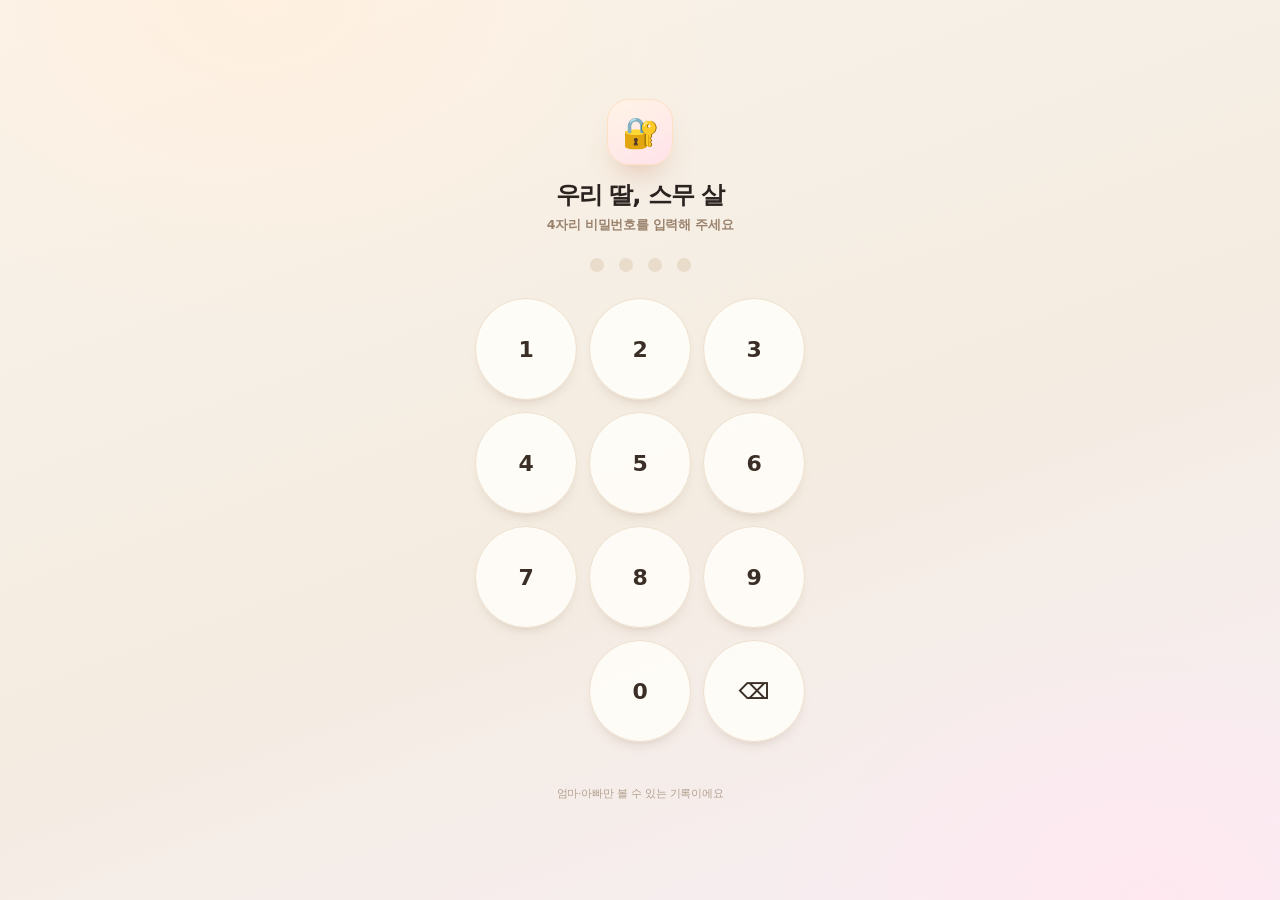
<file: index.html>
<!DOCTYPE html>
<html lang="ko">
<head>
  <meta charset="utf-8">
  <meta name="viewport" content="width=device-width, initial-scale=1, viewport-fit=cover">
  <meta name="theme-color" content="#f7f1e8">
  <meta name="description" content="초3부터 스무 살까지, 21세기 한국에서 딸을 키우는 라이프 시뮬레이션">
  <title>우리 딸, 스무 살 — 21세기 딸 키우기</title>
  <link rel="icon" href="assets/daughter-child.jpg">
  <link rel="stylesheet" href="styles.css?v=20261125i">
</head>
<body class="is-locked">
  <!-- ============ 잠금 화면 ============ -->
  <div id="lock-layer" class="lock-layer" role="dialog" aria-label="잠금 화면">
    <div class="lock-card">
      <div class="lock-emblem">🔐</div>
      <h1 class="lock-title">우리 딸, 스무 살</h1>
      <p class="lock-sub">4자리 비밀번호를 입력해 주세요</p>
      <div class="pin-dots" id="pin-dots"><i></i><i></i><i></i><i></i></div>
      <div class="pin-pad" id="pin-pad">
        <button type="button" data-key="1">1</button>
        <button type="button" data-key="2">2</button>
        <button type="button" data-key="3">3</button>
        <button type="button" data-key="4">4</button>
        <button type="button" data-key="5">5</button>
        <button type="button" data-key="6">6</button>
        <button type="button" data-key="7">7</button>
        <button type="button" data-key="8">8</button>
        <button type="button" data-key="9">9</button>
        <button type="button" class="pin-empty" disabled aria-hidden="true"></button>
        <button type="button" data-key="0">0</button>
        <button type="button" data-key="del" aria-label="지우기">⌫</button>
      </div>
      <p class="lock-msg" id="lock-msg"></p>
      <p class="lock-foot">엄마·아빠만 볼 수 있는 기록이에요</p>
    </div>
  </div>

  <div class="bg-layer" aria-hidden="true"></div>

  <!-- ============ 타이틀 ============ -->
  <section id="screen-title" class="screen is-active">
    <div class="title-wrap">
      <div class="title-card">
        <img src="assets/daughter-child.jpg" alt="" class="title-art">
        <div class="title-shade"></div>
        <div class="title-copy">
          <span class="kicker">21세기 딸 키우기 · 라이프 시뮬레이션</span>
          <h1>우리 딸,<br><em>스무 살</em></h1>
          <p>초3부터 성인이 될 때까지, 10년의 성장 기록</p>
        </div>
      </div>
      <div class="title-menu">
        <button class="btn btn-primary btn-lg" id="btn-new">새 게임 시작</button>
        <div class="title-row">
          <button class="btn btn-soft" id="btn-continue">이어하기</button>
          <button class="btn btn-soft" id="btn-collection">엔딩 도감 <span class="pill" id="collection-count">0/14</span></button>
        </div>
      </div>
      <p class="title-note">자동 저장 · 기록은 이 기기에만 남습니다</p>
    </div>
  </section>

  <!-- ============ 새 게임 설정 ============ -->
  <section id="screen-setup" class="screen">
    <header class="sub-head">
      <button class="icon-btn" data-go="title" aria-label="뒤로">←</button>
      <h2>새 게임</h2>
      <span class="head-spacer"></span>
    </header>
    <div class="setup-card">
      <label class="field-label" for="input-name">딸의 이름</label>
      <div class="name-row">
        <input id="input-name" maxlength="10" placeholder="이름을 입력하세요" autocomplete="off">
        <button class="btn btn-soft btn-icon" id="btn-random-name" title="랜덤 이름">🎲</button>
      </div>
      <p class="field-hint">추천: <b id="suggest-name">서연</b> · 비우면 추천 이름으로 시작해요</p>

      <label class="field-label">혈액형 <span class="field-hint-inline">보너스 능력치</span></label>
      <div class="blood-grid" id="blood-grid"></div>
      <p class="field-hint" id="blood-desc">섬세하고 계획적인 성격</p>

      <label class="field-label">진행 템포</label>
      <div class="tempo-list" id="tempo-list"></div>

      <label class="field-label">집안 형편 <span class="field-hint-inline">시작 자금·생활비</span></label>
      <div class="house-grid" id="house-grid"></div>
      <p class="field-hint" id="house-desc"></p>

      <div class="setup-preview" id="setup-preview"></div>
      <p class="field-hint">딸의 숨은 성향은 무작위로 정해지고, 함께 지내며 서서히 드러납니다. 좋아하는 활동은 효율이 오르고, 싫어하는 활동을 계속 강요하면 마음이 멀어져요.</p>

      <button class="btn btn-primary btn-lg" id="btn-start">10년의 육성을 시작합니다</button>
      <p class="field-hint center">10세(초3) → 20세(성인) · 자동 저장됩니다</p>
    </div>
  </section>

  <!-- ============ 게임 ============ -->
  <section id="screen-game" class="screen">
    <header class="topbar">
      <div class="topbar-main">
        <button class="icon-btn" id="btn-menu" aria-label="메뉴">☰</button>
        <div class="hud-info">
          <span class="hud-date" id="hud-date">2026년 봄</span>
          <span class="hud-sub"><b id="hud-grade">초3</b> · <span id="hud-age">10살</span></span>
        </div>
        <div class="hud-money"><span class="hud-debt hidden" id="hud-debt">빚 0</span><span id="hud-money">300</span><small>만 원</small></div>
        <button class="icon-btn" id="btn-sound" aria-label="소리 켜기/끄기">🔊</button>
      </div>
      <div class="life-track" title="성인이 되기까지"><i id="life-fill"></i></div>
    </header>

    <div class="game-grid">
      <aside class="panel portrait-card">
        <div class="portrait">
          <img id="portrait-img" src="assets/daughter-child.jpg" alt="딸의 모습">
          <span class="portrait-age" id="portrait-age">10</span>
        </div>
        <div class="portrait-info">
          <div class="daughter-name" id="daughter-name">서연</div>
          <span class="title-chip" id="title-chip">🔍 호기심 많은 꿈나무</span>
          <p class="mood" id="mood-text">마음이 편안해 보여요</p>
          <div class="trait-row">
            <span class="house-chip" id="house-chip">🏠 평범한 집안</span>
            <span class="trait-chip hidden" id="trait-chip">탐구형</span>
            <span class="clue-chip hidden" id="clue-chip">🕵️ 단서 1</span>
          </div>
          <div class="stress-box">
            <div class="stress-top"><span>💗 유대감</span><b id="bond-val">55</b></div>
            <div class="bar bond-bar"><i id="bond-fill"></i></div>
          </div>
          <div class="stress-box">
            <div class="stress-top"><span>스트레스</span><b id="stress-val">8</b></div>
            <div class="bar stress-bar"><i id="stress-fill"></i></div>
            <p class="stress-note" id="stress-note"></p>
          </div>
          <p class="suggest-note hidden" id="suggest-note"></p>
        </div>
      </aside>

      <div class="panel play-card">
        <div class="stats" id="stats"></div>

        <div class="schedule-head">
          <h3>이번 <span id="period-label">분기</span> 일정</h3>
          <span class="schedule-hint" id="slot-hint">3칸까지 선택</span>
        </div>
        <div class="slots" id="slots"></div>

        <div class="dad-box">
          <div class="dad-head">
            <span>👨‍💼 아빠의 이번 <span id="dad-period">분기</span></span>
            <span class="dad-note" id="dad-note">유대감이 조금씩 올라가요</span>
          </div>
          <div class="dad-toggle" id="dad-toggle">
            <button type="button" data-mode="time">🏠 칼퇴하고 시간 보내기</button>
            <button type="button" data-mode="work">🌙 야근·특근해서 더 벌기</button>
          </div>
        </div>

        <button class="btn btn-primary btn-run" id="btn-run">일정 실행</button>
        <p class="run-note" id="run-note">빈 칸은 자유시간이 되어 스트레스가 조금 줄어요.</p>
      </div>
    </div>
  </section>

  <!-- ============ 엔딩 ============ -->
  <section id="screen-ending" class="screen">
    <div class="ending-wrap">
      <span class="kicker" id="ending-kicker">20세 · 성인이 되었습니다</span>
      <div class="ending-card" id="ending-card">
        <div class="ending-emoji" id="ending-emoji">🎓</div>
        <h2 id="ending-title">행복한 사회인</h2>
        <p class="ending-tag" id="ending-tag">평범하지만 단단한</p>
        <p class="ending-desc" id="ending-desc"></p>
      </div>
      <div class="ending-stats" id="ending-stats"></div>
      <p class="ending-note" id="ending-note"></p>
      <div class="ending-actions">
        <button class="btn btn-primary btn-lg" id="btn-ending-collection">엔딩 도감 보기</button>
        <button class="btn btn-soft btn-lg" id="btn-ending-title">타이틀로</button>
      </div>
    </div>
  </section>

  <!-- ============ 엔딩 도감 ============ -->
  <section id="screen-collection" class="screen">
    <header class="sub-head">
      <button class="icon-btn" data-go="title" aria-label="뒤로">←</button>
      <h2>엔딩 도감</h2>
      <span class="pill" id="col-count">0/14</span>
    </header>
    <p class="col-desc">10년의 육성이 어떤 결말로 이어지는지 모아 보세요. 조건을 만족하면 자동으로 기록됩니다.</p>
    <div class="col-grid" id="col-grid"></div>
  </section>

  <div id="overlay-root"></div>
  <div id="toast-root" class="toast-root" aria-live="polite"></div>

  <script src="lock.js?v=20261125i"></script>
  <script src="engine.js?v=20261125i"></script>
  <script src="game.js?v=20261125i"></script>
</body>
</html>
</file>
<file: styles.css>
/* ==========================================================
   우리 딸, 스무 살 — 21세기 딸 키우기
   ========================================================== */
:root {
  --bg: #f7f1e8;
  --paper: #fffdf9;
  --ink: #2b2320;
  --ink-2: #6b5c50;
  --ink-3: #9c8b7d;
  --line: rgba(110, 84, 62, .12);
  --coral: #ff6b57;
  --coral-2: #ff9a6b;
  --pink: #ff5c8a;
  --mint: #2fae8f;
  --gold: #e3ad4a;
  --shadow: 0 16px 40px -22px rgba(96, 66, 40, .5);
  --r-lg: 26px;
  --r-md: 18px;
  --r-sm: 13px;
  --safe-b: env(safe-area-inset-bottom, 0px);
}

* { box-sizing: border-box; }
html, body { margin: 0; padding: 0; }
html { -webkit-text-size-adjust: 100%; }
body {
  font-family: "Pretendard", "Pretendard Variable", -apple-system, BlinkMacSystemFont,
    "Apple SD Gothic Neo", "Malgun Gothic", "Segoe UI", Roboto, system-ui, sans-serif;
  color: var(--ink);
  background: var(--bg);
  min-height: 100vh;
  letter-spacing: -.015em;
  -webkit-font-smoothing: antialiased;
  overflow-x: hidden;
}
button, input { font-family: inherit; }
button { cursor: pointer; }
img { display: block; max-width: 100%; }

/* ---------- 배경 ---------- */
.bg-layer {
  position: fixed;
  inset: -8%;
  z-index: -2;
  background: url("assets/room-bg.jpg") center / cover no-repeat;
  filter: blur(22px) saturate(1.05) brightness(1.02);
  opacity: .55;
  transform: scale(1.04);
}
.bg-layer::after {
  content: "";
  position: absolute;
  inset: 0;
  background:
    radial-gradient(1100px 700px at 12% -10%, rgba(255, 232, 208, .94), transparent 62%),
    radial-gradient(900px 600px at 100% 0%, rgba(255, 226, 234, .82), transparent 58%),
    linear-gradient(180deg, rgba(247, 241, 232, .82), rgba(247, 241, 232, .95) 55%, #f4ece1);
}

/* ---------- 화면 ---------- */
.screen {
  display: none;
  width: 100%;
  max-width: 1060px;
  margin: 0 auto;
  padding: 18px 16px calc(26px + var(--safe-b));
  min-height: 100vh;
  animation: fadeUp .35s ease both;
}
.screen.is-active { display: block; }

.kicker {
  display: inline-block;
  font-size: 11.5px;
  font-weight: 800;
  letter-spacing: .08em;
  color: #b4694a;
  background: #fff1e3;
  border: 1px solid #ffe2cb;
  padding: 5px 10px;
  border-radius: 999px;
}

/* ---------- 버튼 ---------- */
.btn {
  appearance: none;
  border: 0;
  border-radius: 16px;
  padding: 13px 18px;
  font-size: 14.5px;
  font-weight: 800;
  letter-spacing: -.02em;
  color: var(--ink);
  background: #fff;
  transition: transform .12s ease, box-shadow .2s ease, background .2s ease, opacity .2s;
  display: inline-flex;
  align-items: center;
  justify-content: center;
  gap: 8px;
  white-space: nowrap;
}
.btn:active { transform: scale(.975); }
.btn-lg { width: 100%; padding: 16px 20px; font-size: 15.5px; border-radius: 18px; }
.btn-primary {
  color: #fff;
  background: linear-gradient(135deg, #ff8163, #ff5c86 90%);
  box-shadow: 0 14px 26px -14px rgba(255, 92, 110, .85);
}
.btn-primary:hover { background: linear-gradient(135deg, #ff8f74, #ff6b92 90%); }
.btn-primary:disabled { opacity: .45; box-shadow: none; cursor: default; }
.btn-soft {
  background: #fff;
  color: #6a4f3d;
  border: 1px solid rgba(150, 112, 80, .16);
  box-shadow: 0 8px 18px -14px rgba(120, 80, 50, .7);
}
.btn-ghost { background: transparent; color: var(--ink-2); }
.btn-icon { width: 48px; min-width: 48px; padding: 0; height: 48px; font-size: 18px; }

.icon-btn {
  width: 40px;
  height: 40px;
  flex: none;
  border: 0;
  border-radius: 13px;
  background: rgba(255, 255, 255, .75);
  color: #5f4b3c;
  font-size: 17px;
  font-weight: 800;
  display: grid;
  place-items: center;
  transition: background .18s, transform .12s;
  border: 1px solid rgba(150, 112, 80, .12);
}
.icon-btn:hover { background: #fff; }
.icon-btn:active { transform: scale(.94); }

.pill {
  font-size: 11px;
  font-weight: 800;
  padding: 3px 8px;
  border-radius: 999px;
  background: #ffe8d6;
  color: #bd6238;
}

/* ---------- 타이틀 ---------- */
#screen-title { display: none; place-items: center; }
#screen-title.is-active { display: grid; }
.title-wrap { width: 100%; max-width: 420px; margin: 0 auto; }
.title-card {
  position: relative;
  border-radius: 30px;
  overflow: hidden;
  box-shadow: 0 30px 60px -30px rgba(90, 55, 35, .6);
  border: 1px solid rgba(255, 255, 255, .7);
  aspect-ratio: 4 / 4.7;
  background: #f3e3d2;
}
.title-art { width: 100%; height: 100%; object-fit: cover; object-position: 50% 22%; }
.title-shade {
  position: absolute;
  inset: 0;
  background: linear-gradient(180deg, rgba(30, 18, 10, .05) 35%, rgba(38, 22, 12, .72) 82%, rgba(30, 18, 10, .88));
}
.title-copy { position: absolute; left: 0; right: 0; bottom: 0; padding: 22px 22px 24px; color: #fff; }
.title-copy .kicker { background: rgba(255, 255, 255, .18); border-color: rgba(255, 255, 255, .28); color: #ffe9d8; backdrop-filter: blur(6px); }
.title-copy h1 {
  margin: 12px 0 6px;
  font-size: 40px;
  line-height: 1.08;
  font-weight: 900;
  letter-spacing: -.045em;
  text-shadow: 0 8px 24px rgba(0, 0, 0, .35);
}
.title-copy h1 em { font-style: normal; color: #ffd9a8; }
.title-copy p { margin: 0; font-size: 13.5px; color: rgba(255, 255, 255, .86); font-weight: 600; }
.title-menu { margin-top: 18px; display: grid; gap: 10px; }
.title-row { display: grid; grid-template-columns: 1fr 1.25fr; gap: 10px; }
.title-row .btn { padding: 14px 12px; font-size: 14px; }
.title-note { text-align: center; font-size: 11.5px; color: #9c8877; margin: 14px 4px 0; line-height: 1.55; }

/* ---------- 서브 헤더 ---------- */
.sub-head {
  display: flex;
  align-items: center;
  gap: 10px;
  margin-bottom: 16px;
  padding-top: 4px;
}
.sub-head h2 { font-size: 19px; margin: 0; font-weight: 900; letter-spacing: -.03em; }
.sub-head .pill { margin-left: auto; }
.head-spacer { flex: 1; }

/* ---------- 설정 ---------- */
.setup-card {
  background: rgba(255, 253, 249, .92);
  border: 1px solid rgba(255, 255, 255, .9);
  border-radius: var(--r-lg);
  padding: 20px 18px;
  box-shadow: var(--shadow);
  max-width: 560px;
  margin: 0 auto;
}
.field-label {
  display: flex;
  align-items: center;
  gap: 7px;
  font-size: 13px;
  font-weight: 800;
  color: #6a5545;
  margin: 18px 0 8px;
}
.field-label:first-child { margin-top: 2px; }
.field-hint-inline {
  font-size: 10.5px;
  font-weight: 700;
  color: #b0937e;
  background: #f7ecdf;
  padding: 2px 7px;
  border-radius: 999px;
}
.field-hint { font-size: 12px; color: #a08c7b; margin: 8px 2px 0; line-height: 1.5; }
.field-hint.center { text-align: center; }
.field-hint b { color: #c2663f; }
.name-row { display: flex; gap: 8px; }
.name-row input {
  flex: 1;
  min-width: 0;
  border: 1.5px solid #e9dcc9;
  background: #fffdfa;
  border-radius: 15px;
  padding: 14px 16px;
  font-size: 16px;
  font-weight: 700;
  color: var(--ink);
  outline: none;
  transition: border-color .2s, box-shadow .2s;
}
.name-row input::placeholder { color: #c2b0a0; font-weight: 600; }
.name-row input:focus { border-color: #ffb08a; box-shadow: 0 0 0 4px rgba(255, 154, 107, .16); }

.blood-grid { display: grid; grid-template-columns: repeat(4, 1fr); gap: 8px; }
.blood-btn {
  border: 1.5px solid #ebdfcd;
  background: #fffdfa;
  border-radius: 15px;
  padding: 12px 4px 10px;
  display: grid;
  gap: 3px;
  justify-items: center;
  color: #6b5849;
  font-size: 15px;
  font-weight: 900;
  transition: all .18s;
}
.blood-btn small { font-size: 10px; font-weight: 700; color: #ac9682; }
.blood-btn.is-on {
  border-color: #ff9a6b;
  background: linear-gradient(180deg, #fff3e8, #ffe7d4);
  color: #c95c33;
  box-shadow: 0 10px 20px -14px rgba(220, 110, 60, .9);
}
.blood-btn.is-on small { color: #c67a52; }

.tempo-list { display: grid; gap: 8px; }
.tempo-btn {
  display: flex;
  align-items: center;
  gap: 12px;
  text-align: left;
  border: 1.5px solid #ebdfcd;
  background: #fffdfa;
  border-radius: 16px;
  padding: 12px 14px;
  color: #6b5849;
  transition: all .18s;
}
.tempo-btn .tempo-emoji {
  width: 38px; height: 38px;
  flex: none;
  display: grid; place-items: center;
  border-radius: 12px;
  background: #f8eee1;
  font-size: 18px;
}
.tempo-btn .tempo-body { display: grid; gap: 3px; }
.tempo-btn b { font-size: 14px; color: var(--ink); }
.tempo-btn span { font-size: 11.5px; color: #9d8877; line-height: 1.45; }
.tempo-btn.is-on { border-color: #ffb08a; background: linear-gradient(180deg, #fff6ee, #fffdfa); box-shadow: 0 10px 22px -18px rgba(220, 110, 60, .9); }
.tempo-btn.is-on .tempo-emoji { background: #ffe6d1; }

.setup-preview {
  margin: 20px 0 16px;
  background: #fbf4ea;
  border-radius: 16px;
  padding: 13px 14px;
  display: grid;
  gap: 8px;
  border: 1px dashed #e7d6c1;
}
.setup-preview .preview-title { font-size: 11.5px; font-weight: 800; color: #a68b73; letter-spacing: .02em; }
.preview-stats { display: flex; flex-wrap: wrap; gap: 6px; }
.preview-stats span {
  font-size: 11.5px;
  font-weight: 800;
  color: #6d5847;
  background: #fff;
  border: 1px solid #eddfcb;
  border-radius: 999px;
  padding: 4px 9px;
}

/* ---------- 상단 바 ---------- */
.topbar {
  position: sticky;
  top: 0;
  z-index: 30;
  margin: -18px -16px 12px;
  padding: 12px 16px 0;
  background: linear-gradient(180deg, rgba(247, 241, 232, .97) 60%, rgba(247, 241, 232, .82) 88%, rgba(247, 241, 232, 0));
  backdrop-filter: blur(10px);
}
.topbar-main { display: flex; align-items: center; gap: 10px; padding-bottom: 10px; }
.hud-info { display: grid; gap: 1px; min-width: 0; }
.hud-date { font-size: 14.5px; font-weight: 900; letter-spacing: -.03em; white-space: nowrap; }
.hud-sub { font-size: 11.5px; color: #927f6f; font-weight: 700; }
.hud-sub b { color: #b4694a; }
.hud-money {
  margin-left: auto;
  font-size: 17px;
  font-weight: 900;
  color: #b1762a;
  background: #fff6e5;
  border: 1px solid #ffe6b8;
  border-radius: 12px;
  padding: 5px 10px;
  white-space: nowrap;
}
.hud-money small { font-size: 10.5px; font-weight: 800; margin-left: 2px; color: #c09a63; }
.life-track { height: 5px; border-radius: 99px; background: rgba(180, 150, 120, .18); overflow: hidden; }
.life-track i {
  display: block; height: 100%; width: 0%;
  background: linear-gradient(90deg, #ffb26b, #ff6b7d);
  border-radius: 99px;
  transition: width .6s cubic-bezier(.2, .8, .2, 1);
}

/* ---------- 게임 레이아웃 ---------- */
.game-grid { display: grid; gap: 12px; }
@media (min-width: 880px) {
  .game-grid { grid-template-columns: 320px 1fr; align-items: start; gap: 16px; }
  .topbar { margin: -18px -16px 16px; }
}
.panel {
  background: rgba(255, 253, 249, .93);
  border: 1px solid rgba(255, 255, 255, .9);
  border-radius: var(--r-lg);
  box-shadow: var(--shadow);
  padding: 16px;
}

/* ---------- 초상화 ---------- */
.portrait-card { display: flex; align-items: flex-start; gap: 14px; }
.portrait {
  position: relative;
  flex: none;
  width: 100px;
  height: 122px;
  border-radius: 20px;
  overflow: hidden;
  background: #f0e2d1;
  box-shadow: inset 0 0 0 1px rgba(255, 255, 255, .7), 0 12px 22px -16px rgba(90, 55, 30, .8);
}
.portrait img { width: 100%; height: 100%; object-fit: cover; object-position: 50% 18%; transition: opacity .5s, filter .5s; }
.portrait-age {
  position: absolute;
  right: 6px; bottom: 6px;
  background: rgba(30, 20, 12, .55);
  color: #fff;
  font-size: 10.5px;
  font-weight: 800;
  padding: 2px 7px;
  border-radius: 999px;
  backdrop-filter: blur(4px);
}
.portrait-info { min-width: 0; flex: 1; }
.daughter-name { font-size: 20px; font-weight: 900; letter-spacing: -.04em; line-height: 1.15; }
.daughter-name small { font-size: 11px; font-weight: 800; color: #ab9683; margin-left: 4px; letter-spacing: 0; }
.mood { margin: 3px 0 10px; font-size: 12px; color: #97826f; font-weight: 600; }
.stress-box { max-width: 260px; }
.stress-top { display: flex; justify-content: space-between; align-items: baseline; font-size: 11px; font-weight: 800; color: #8c7767; margin-bottom: 5px; }
.stress-top b { font-size: 13px; color: #6c5442; }
.stress-bar { height: 8px; }
.stress-bar i { background: linear-gradient(90deg, #6fd2a8, #f6c453 55%, #ff6b57); }
.bar { height: 6px; border-radius: 99px; background: #efe4d5; overflow: hidden; }
.bar i { display: block; height: 100%; width: 0; border-radius: 99px; background: #ccc; transition: width .55s cubic-bezier(.2, .8, .2, 1); }
.stress-note { font-size: 10.5px; color: #b3a08e; margin: 6px 0 0; min-height: 13px; }
@media (min-width: 880px) {
  .portrait-card { display: block; }
  .portrait { width: 100%; height: auto; aspect-ratio: 4 / 4.6; margin-bottom: 12px; }
  .daughter-name { font-size: 24px; }
  .mood { font-size: 12.5px; }
  .stress-box { max-width: none; }
}

/* ---------- 능력치 ---------- */
.stats { display: grid; grid-template-columns: 1fr 1fr; gap: 8px; margin-bottom: 18px; }
@media (min-width: 560px) { .stats { grid-template-columns: repeat(3, 1fr); } }
.stat {
  --c: #c9a06a;
  background: #fbf6ef;
  border: 1px solid rgba(140, 105, 70, .07);
  border-radius: 14px;
  padding: 9px 11px 10px;
  transition: background .3s;
}
.stat-top { display: flex; align-items: center; gap: 5px; font-size: 11.5px; font-weight: 800; color: #8b7866; }
.stat-top .ico { font-size: 13px; }
.stat-val { margin-left: auto; font-size: 16px; font-weight: 900; color: #3a2e26; letter-spacing: -.03em; }
.stat .bar { height: 5px; margin-top: 7px; background: #f0e5d6; }
.stat .bar i { background: var(--c); }
.stat.bump { animation: bump .5s ease; }
.stat.bump-down { animation: bumpDown .5s ease; }

/* ---------- 일정 ---------- */
.schedule-head { display: flex; align-items: center; justify-content: space-between; gap: 8px; margin-bottom: 10px; }
.schedule-head h3 { margin: 0; font-size: 15.5px; font-weight: 900; letter-spacing: -.03em; }
.schedule-head h3 span { color: #c4692f; }
.schedule-hint { font-size: 11px; font-weight: 700; color: #a8917d; }
.slots { display: grid; gap: 9px; }
.slot {
  position: relative;
  display: flex;
  align-items: stretch;
  border-radius: var(--r-md);
  border: 1.5px dashed #e6d8c6;
  background: #fffdfa;
  overflow: hidden;
  transition: border-color .2s, background .2s, transform .12s;
}
.slot:hover { border-color: #f0c3a1; }
.slot.is-filled {
  border-style: solid;
  border-color: #ffd9bd;
  background: linear-gradient(150deg, #fff8f0, #fffdfb 70%);
  box-shadow: 0 10px 22px -20px rgba(190, 110, 60, .95);
}
.slot-main {
  flex: 1;
  min-width: 0;
  display: flex;
  align-items: center;
  gap: 11px;
  padding: 12px 13px;
  background: none;
  border: 0;
  text-align: left;
  color: inherit;
  min-height: 66px;
  cursor: pointer;
}
.slot-no {
  width: 26px; height: 26px;
  flex: none;
  border-radius: 50%;
  display: grid; place-items: center;
  background: #f4e9da;
  color: #ad9581;
  font-size: 11.5px;
  font-weight: 900;
}
.slot.is-filled .slot-no { background: #ffe4cf; color: #c25f35; }
.slot-icon { font-size: 21px; flex: none; width: 26px; text-align: center; }
.slot-body { display: grid; gap: 2px; min-width: 0; }
.slot-title { font-size: 14px; font-weight: 800; letter-spacing: -.02em; }
.slot.is-empty .slot-title { color: #a6907c; font-weight: 700; }
.slot-sub { font-size: 11px; color: #a48e7a; font-weight: 600; white-space: nowrap; overflow: hidden; text-overflow: ellipsis; }
.slot-sub .plus { color: #2c8a67; font-weight: 800; }
.slot-sub .minus { color: #cc5940; font-weight: 800; }
.slot-clear {
  align-self: center;
  margin-right: 7px;
  width: 30px; height: 30px;
  flex: none;
  border: 0;
  border-radius: 10px;
  background: #f6ece0;
  color: #a58b74;
  font-size: 14px;
  font-weight: 800;
}
.slot-clear:hover { background: #ffe6d3; color: #b85f33; }
.btn-run { margin-top: 14px; }
.run-note { margin: 9px 2px 0; font-size: 11.5px; color: #a8917d; text-align: center; line-height: 1.5; }

/* ---------- 오버레이 공통 ---------- */
.overlay {
  position: fixed;
  inset: 0;
  z-index: 100;
  display: none;
  align-items: center;
  justify-content: center;
  padding: 16px;
  background: rgba(46, 32, 22, .45);
  backdrop-filter: blur(4px);
}
.overlay.is-open { display: flex; animation: fadeIn .2s ease both; }
.overlay.bottom { align-items: flex-end; padding: 0; }
.sheet {
  width: 100%;
  max-width: 480px;
  background: var(--paper);
  border-radius: var(--r-lg);
  box-shadow: 0 30px 70px -25px rgba(40, 22, 10, .65);
  max-height: 88vh;
  display: flex;
  flex-direction: column;
  animation: popIn .26s cubic-bezier(.2, .9, .3, 1.15) both;
}
.overlay.bottom .sheet {
  max-width: 560px;
  border-radius: 26px 26px 0 0;
  padding-bottom: var(--safe-b);
  max-height: 86vh;
  animation: slideUp .28s cubic-bezier(.2, .9, .3, 1.05) both;
}
.sheet-head { display: flex; align-items: center; gap: 10px; padding: 16px 18px 10px; flex: none; }
.sheet-head h3 { margin: 0; font-size: 16.5px; font-weight: 900; letter-spacing: -.03em; }
.sheet-head .icon-btn { margin-left: auto; }
.sheet-body { padding: 0 18px 18px; overflow-y: auto; overscroll-behavior: contain; }
.sheet-grip { width: 38px; height: 4px; border-radius: 99px; background: #e6d7c4; margin: 9px auto 0; }

/* ---------- 활동 선택 ---------- */
.tabs { display: flex; gap: 6px; padding: 0 18px 10px; flex: none; overflow-x: auto; }
.tab {
  border: 1px solid #ebdfcd;
  background: #fffdfa;
  color: #806a58;
  font-size: 12.5px;
  font-weight: 800;
  padding: 8px 12px;
  border-radius: 999px;
  white-space: nowrap;
  transition: all .18s;
}
.tab.is-on { background: #2f2a26; color: #fff; border-color: #2f2a26; }
.act-list { display: grid; gap: 8px; padding: 0 18px 16px; overflow-y: auto; flex: 1 1 auto; min-height: 0; }
.act-card {
  display: flex;
  align-items: flex-start;
  gap: 11px;
  width: 100%;
  text-align: left;
  padding: 12px;
  border-radius: var(--r-md);
  border: 1.5px solid #eee1cf;
  background: #fffdfa;
  transition: all .16s;
}
.act-card:hover { border-color: #ffc9a4; background: #fffaf4; }
.act-card.is-selected { border-color: #ff8f63; background: linear-gradient(160deg, #fff5ec, #fff); box-shadow: 0 12px 24px -20px rgba(220, 100, 50, 1); }
.act-card.is-disabled { opacity: .45; pointer-events: none; }
.act-icon { font-size: 22px; width: 28px; flex: none; text-align: center; margin-top: 1px; }
.act-body { display: grid; gap: 3px; min-width: 0; flex: 1; }
.act-name { font-size: 14px; font-weight: 900; letter-spacing: -.02em; }
.act-desc { font-size: 11.5px; color: #9c8874; line-height: 1.45; }
.act-meta { display: flex; flex-wrap: wrap; gap: 4px; margin-top: 3px; }
.tag { font-size: 10.5px; font-weight: 800; padding: 3px 7px; border-radius: 999px; background: #f4eee5; color: #8b7460; }
.tag.cost { background: #fdeeea; color: #c05a3e; }
.tag.earn { background: #e9f6ee; color: #2a8459; }
.tag.stress { background: #f1eefb; color: #6f59bb; }
.tag.gain { background: #eef4ff; color: #4068bd; }
.act-check { align-self: center; color: #ff7a4f; font-size: 16px; font-weight: 900; opacity: 0; }
.act-card.is-selected .act-check { opacity: 1; }

/* ---------- 실행 연출 ---------- */
.exec-date { text-align: center; padding: 6px 0 2px; }
.exec-date b { font-size: 21px; font-weight: 900; letter-spacing: -.04em; }
.exec-date span { display: block; font-size: 11.5px; color: #a48d78; font-weight: 700; margin-top: 2px; }
.exec-track { height: 5px; border-radius: 99px; background: #efe3d3; overflow: hidden; margin: 12px 18px 4px; }
.exec-track i { display: block; height: 100%; width: 0; background: linear-gradient(90deg, #ffb26b, #ff6b7d); transition: width .45s ease; }
.exec-log { padding: 10px 18px 4px; overflow-y: auto; flex: 1 1 auto; min-height: 0; }
.res {
  background: #fff;
  border: 1px solid rgba(130, 100, 70, .12);
  border-radius: var(--r-md);
  padding: 12px 13px;
  margin-bottom: 9px;
  animation: slideIn .36s cubic-bezier(.2, .9, .3, 1) both;
}
.res-head { display: flex; align-items: center; gap: 7px; }
.res-ico { font-size: 17px; }
.res-name { font-size: 13.5px; font-weight: 900; letter-spacing: -.02em; }
.res-grade { margin-left: auto; font-size: 10.5px; font-weight: 900; padding: 3px 8px; border-radius: 999px; }
.res-grade.success { background: #e9f6ef; color: #26855a; }
.res-grade.great { background: #fff4d8; color: #ad7711; }
.res-grade.fail { background: #fdecea; color: #c0503b; }
.res-text { font-size: 12.5px; color: #6a594b; line-height: 1.55; margin: 7px 0 8px; }
.chips { display: flex; flex-wrap: wrap; gap: 5px; }
.chip { font-size: 11px; font-weight: 900; padding: 3px 8px; border-radius: 999px; background: #ecf7f1; color: #22835c; animation: chipIn .3s ease both; }
.chip.down { background: #fdeeea; color: #c1503b; }
.chip.money { background: #fff5dd; color: #a4761c; }
.chip.money.down { background: #fdeeea; color: #c1503b; }
.chip.stress { background: #f1eefc; color: #6a55b6; }
.chip.stress.down { background: #ecf7f1; color: #22835c; }
.exec-foot { padding: 12px 18px 18px; flex: none; }

.turn-summary { background: #fbf4ea; border-radius: var(--r-md); padding: 12px 13px; border: 1px dashed #e8d6bf; }
.turn-summary b { font-size: 12.5px; color: #8a6b4f; }
.turn-summary p { margin: 4px 0 0; font-size: 12px; color: #977f69; line-height: 1.5; }

/* ---------- 이벤트 ---------- */
.event-kicker { display: inline-block; font-size: 10.5px; font-weight: 900; color: #c05f37; background: #fff0e4; padding: 4px 9px; border-radius: 999px; }
.event-title { margin: 10px 0 6px; font-size: 19px; font-weight: 900; letter-spacing: -.035em; line-height: 1.3; }
.event-desc { margin: 0 0 14px; font-size: 13px; color: #77644f; line-height: 1.65; }
.choices { display: grid; gap: 8px; }
.choice {
  display: flex;
  align-items: center;
  gap: 10px;
  width: 100%;
  text-align: left;
  padding: 13px 14px;
  border-radius: var(--r-md);
  border: 1.5px solid #eee0cd;
  background: #fffdfa;
  transition: all .16s;
}
.choice:hover { border-color: #ffbd93; background: #fff8f1; transform: translateY(-1px); }
.choice-label { font-size: 13.5px; font-weight: 800; display: block; letter-spacing: -.02em; }
.choice-hint { font-size: 11px; color: #ab927d; font-weight: 700; margin-top: 2px; display: block; }
.choice-arrow { margin-left: auto; color: #c4a184; font-size: 15px; }
.event-result { margin-top: 4px; background: #fbf4ea; border-radius: var(--r-md); padding: 13px; border: 1px dashed #e8d6bf; animation: fadeUp .3s both; }
.event-result p { margin: 0 0 9px; font-size: 12.5px; color: #6f5c49; line-height: 1.6; }
.event-result .result-title { font-size: 13.5px; font-weight: 900; color: #a05a2c; margin-bottom: 6px; }
.event-actions { margin-top: 14px; display: flex; gap: 8px; }
.event-actions .btn { flex: 1; }

/* ---------- 토스트 ---------- */
.toast-root {
  position: fixed;
  left: 50%;
  bottom: calc(22px + var(--safe-b));
  transform: translateX(-50%);
  z-index: 200;
  display: grid;
  gap: 8px;
  width: min(92vw, 420px);
  pointer-events: none;
}
.toast {
  background: rgba(43, 34, 28, .94);
  color: #fff;
  font-size: 12.5px;
  font-weight: 700;
  padding: 11px 15px;
  border-radius: 14px;
  text-align: center;
  box-shadow: 0 16px 30px -18px rgba(0, 0, 0, .8);
  animation: toastIn .3s ease both;
  line-height: 1.45;
}
.toast.out { animation: toastOut .3s ease both; }
.toast.good { background: rgba(35, 120, 88, .96); }
.toast.bad { background: rgba(176, 66, 46, .96); }

/* ---------- 엔딩 ---------- */
.ending-wrap { max-width: 520px; margin: 0 auto; padding-top: 8vh; text-align: center; }
#screen-ending.is-active { display: block; }
.ending-card {
  margin: 16px 0 14px;
  border-radius: 30px;
  padding: 30px 22px 26px;
  color: #fff;
  background: linear-gradient(150deg, #f0a6a6, #d97878);
  box-shadow: 0 30px 60px -28px rgba(80, 40, 30, .7);
  position: relative;
  overflow: hidden;
  animation: popIn .5s cubic-bezier(.2, .9, .3, 1.1) both;
}
.ending-card::after {
  content: "";
  position: absolute;
  inset: 0;
  background:
    radial-gradient(circle at 15% 12%, rgba(255, 255, 255, .34), transparent 42%),
    radial-gradient(circle at 88% 92%, rgba(255, 255, 255, .22), transparent 45%);
  pointer-events: none;
}
.ending-emoji { font-size: 54px; line-height: 1; filter: drop-shadow(0 8px 16px rgba(0, 0, 0, .25)); }
.ending-card h2 { margin: 12px 0 4px; font-size: 27px; font-weight: 900; letter-spacing: -.045em; text-shadow: 0 6px 18px rgba(0, 0, 0, .18); }
.ending-tag { margin: 0 0 14px; font-size: 12.5px; font-weight: 800; opacity: .9; }
.ending-desc { margin: 0; font-size: 13px; line-height: 1.72; opacity: .96; text-align: left; background: rgba(255, 255, 255, .14); border-radius: 16px; padding: 13px 14px; backdrop-filter: blur(2px); }
.ending-stats { display: grid; grid-template-columns: repeat(3, 1fr); gap: 7px; margin-bottom: 12px; }
.ending-stat { background: rgba(255, 253, 249, .9); border-radius: 14px; padding: 9px 6px; border: 1px solid rgba(140, 105, 70, .1); }
.ending-stat span { display: block; font-size: 10.5px; font-weight: 800; color: #a38b75; }
.ending-stat b { display: block; font-size: 17px; font-weight: 900; margin-top: 2px; }
.ending-note { font-size: 11.5px; color: #9b8571; line-height: 1.6; margin: 4px 4px 16px; }
.ending-actions { display: grid; gap: 8px; }
.ending-actions .btn { width: 100%; }
.ending-spark { position: absolute; font-size: 16px; opacity: 0; animation: spark 2.4s ease-in-out infinite; }

/* ---------- 도감 ---------- */
.col-desc { font-size: 12.5px; color: #99836f; line-height: 1.6; margin: 0 4px 16px; }
.col-grid { display: grid; gap: 10px; grid-template-columns: 1fr; }
@media (min-width: 640px) { .col-grid { grid-template-columns: 1fr 1fr; } }
@media (min-width: 960px) { .col-grid { grid-template-columns: 1fr 1fr 1fr; } }
.col-card {
  border-radius: var(--r-md);
  padding: 15px;
  background: rgba(255, 253, 249, .93);
  border: 1px solid rgba(140, 105, 70, .1);
  box-shadow: 0 12px 26px -24px rgba(90, 60, 35, .9);
  display: flex;
  gap: 12px;
  align-items: flex-start;
}
.col-card.is-locked { background: rgba(247, 241, 232, .8); border-style: dashed; box-shadow: none; }
.col-emoji {
  width: 46px; height: 46px;
  flex: none;
  border-radius: 14px;
  display: grid; place-items: center;
  font-size: 23px;
  background: linear-gradient(150deg, #ffe8d4, #ffd2e0);
}
.col-card.is-locked .col-emoji { background: #f0e7dc; font-size: 18px; filter: grayscale(1); opacity: .65; }
.col-body { min-width: 0; }
.col-title { font-size: 14px; font-weight: 900; letter-spacing: -.02em; }
.col-card.is-locked .col-title { color: #a99583; }
.col-tag { font-size: 10.5px; font-weight: 800; color: #b0643e; margin-top: 1px; }
.col-hint { font-size: 11.5px; color: #a18c79; line-height: 1.5; margin-top: 6px; }
.col-date { font-size: 10.5px; color: #b7a592; font-weight: 700; margin-top: 6px; }

/* ---------- 애니메이션 ---------- */
@keyframes fadeIn { from { opacity: 0 } to { opacity: 1 } }
@keyframes fadeUp { from { opacity: 0; transform: translateY(8px) } to { opacity: 1; transform: none } }
@keyframes popIn { from { opacity: 0; transform: scale(.94) translateY(10px) } to { opacity: 1; transform: none } }
@keyframes slideUp { from { transform: translateY(40px); opacity: .6 } to { transform: none; opacity: 1 } }
@keyframes slideIn { from { opacity: 0; transform: translateX(-8px) } to { opacity: 1; transform: none } }
@keyframes chipIn { from { opacity: 0; transform: translateY(4px) scale(.95) } to { opacity: 1; transform: none } }
@keyframes bump { 0% { transform: none } 35% { transform: scale(1.045); background: #fff3e2 } 100% { transform: none } }
@keyframes bumpDown { 0% { transform: none } 35% { transform: scale(.97); background: #fdeeea } 100% { transform: none } }
@keyframes toastIn { from { opacity: 0; transform: translateY(12px) } to { opacity: 1; transform: none } }
@keyframes toastOut { to { opacity: 0; transform: translateY(8px) } }
@keyframes spark { 0%, 100% { opacity: 0; transform: translateY(0) scale(.8) } 45% { opacity: .9; transform: translateY(-14px) scale(1) } }

@media (prefers-reduced-motion: reduce) {
  *, *::before, *::after { animation-duration: .001ms !important; transition-duration: .001ms !important; }
}

/* 아주 작은 화면 */
@media (max-width: 360px) {
  .screen { padding-left: 12px; padding-right: 12px; }
  .topbar { margin-left: -12px; margin-right: -12px; padding-left: 12px; padding-right: 12px; }
  .title-copy h1 { font-size: 34px; }
  .daughter-name { font-size: 18px; }
  .portrait { width: 82px; height: 100px; }
  .stat-val { font-size: 15px; }
}

/* ==========================================================
   성향 · 유대감 · 이중생활 UI
   ========================================================== */
.hidden { display: none !important; }

.title-chip {
  display: inline-flex;
  align-items: center;
  gap: 4px;
  margin-top: 6px;
  font-size: 11.5px;
  font-weight: 800;
  color: #8a5b3a;
  background: linear-gradient(180deg, #fff4e6, #ffe9d4);
  border: 1px solid #ffd9b6;
  border-radius: 999px;
  padding: 4px 10px;
  letter-spacing: -.01em;
}
.trait-row { display: flex; flex-wrap: wrap; gap: 5px; margin: 6px 0 8px; }
.trait-row:empty { display: none; }
.trait-chip {
  font-size: 10.5px;
  font-weight: 800;
  color: #7a6a58;
  background: #f4ece1;
  border-radius: 999px;
  padding: 3px 8px;
}
.clue-chip {
  font-size: 10.5px;
  font-weight: 800;
  color: #b4453a;
  background: #fdeceb;
  border-radius: 999px;
  padding: 3px 8px;
  animation: cluePulse 1.8s ease-in-out infinite;
}
.bond-bar { height: 8px; }
.bond-bar i { background: linear-gradient(90deg, #ffa8bf, #ff5c8a); }
.suggest-note {
  margin: 9px 0 0;
  font-size: 11.5px;
  font-weight: 700;
  color: #8a6a3a;
  background: #fff7e6;
  border: 1px dashed #ffd79b;
  border-radius: 12px;
  padding: 7px 10px;
  line-height: 1.45;
}
.hud-money { display: inline-flex; align-items: center; gap: 4px; }
.hud-debt {
  font-size: 10.5px;
  font-weight: 900;
  color: #c0392b;
  background: #fdecea;
  border: 1px solid #f7cfc8;
  border-radius: 8px;
  padding: 2px 6px;
}

.chip.bond { background: #ffeef3; color: #b8396a; }
.chip.bond.down { background: #f1eefc; color: #6a55b6; }

.res-react { font-size: 11.5px; color: #9a7250; font-weight: 700; margin: -2px 0 8px; }
.pref-tag { font-size: 10px; font-weight: 900; padding: 2px 7px; border-radius: 999px; margin-left: 2px; }
.pref-tag.like { background: #ffeef2; color: #c94b74; }
.pref-tag.dislike { background: #f1eefb; color: #6f59bb; }
.res-grade.hooky { background: #f3eefc; color: #6d55b5; }

.title-change {
  margin-top: 9px;
  border-radius: 12px;
  background: linear-gradient(135deg, #fff2df, #ffe6f0);
  border: 1px solid #ffd9c2;
  padding: 9px 11px;
  display: grid;
  gap: 2px;
  animation: popIn .35s ease both;
}
.title-change b { font-size: 11px; color: #b4562c; }
.title-change span { font-size: 12px; color: #6d5647; font-weight: 700; }
.title-change em { font-size: 10.5px; color: #a08c7b; font-style: normal; }

.tone-box {
  margin: 9px 0;
  border-left: 3px solid #ffbe8a;
  background: #fff8ef;
  border-radius: 0 12px 12px 0;
  padding: 8px 11px;
}
.tone-box b { font-size: 11px; color: #b06a2c; }
.tone-box p { margin: 3px 0 0; font-size: 12px; color: #6f5c49; line-height: 1.5; }

.tag.like { background: #ffeef3; color: #c4486f; }
.tag.dislike { background: #f1eefb; color: #6b55b7; }
.picker-legend {
  margin: 0 18px 9px;
  font-size: 10.5px;
  line-height: 1.45;
  color: #a89079;
  font-weight: 600;
}

.diary-current {
  margin: 4px 0 14px;
  background: #fff6ea;
  border: 1px dashed #e8cfae;
  border-radius: 14px;
  padding: 11px 13px;
  display: grid;
  gap: 3px;
}
.diary-current span { font-size: 10.5px; font-weight: 800; color: #a58b73; }
.diary-current b { font-size: 15px; color: #3a2e26; }
.diary-current em { font-size: 11.5px; color: #8f7967; font-style: normal; line-height: 1.45; }
.timeline { display: grid; margin-bottom: 14px; }
.tl-item { display: flex; gap: 10px; position: relative; padding-bottom: 14px; }
.tl-item::before {
  content: '';
  position: absolute;
  left: 5px; top: 13px; bottom: -2px;
  width: 2px;
  background: #f0e2d0;
}
.tl-item:last-child::before { display: none; }
.tl-dot {
  width: 12px; height: 12px; flex: none;
  border-radius: 50%;
  background: #ffb27a;
  border: 3px solid #fff3e6;
  margin-top: 2px;
  box-shadow: 0 0 0 1px #ffd7b4;
}
.tl-body { min-width: 0; }
.tl-when { font-size: 10.5px; font-weight: 800; color: #a58b73; }
.tl-what { font-size: 12.5px; color: #4a3a30; margin-top: 1px; }
.tl-what b { color: #b4562c; }
.tl-why { font-size: 11px; color: #9a8471; margin-top: 2px; }
.tl-empty { font-size: 12px; color: #a08c7b; }

.ending-card.is-bad { border: 1px solid rgba(255, 255, 255, .28); box-shadow: 0 30px 60px -24px rgba(20, 14, 24, .85); }
.ending-card.is-bad::before {
  content: '';
  position: absolute;
  inset: 0;
  background: radial-gradient(circle at 50% 0%, rgba(0, 0, 0, .26), rgba(0, 0, 0, .04) 60%);
  pointer-events: none;
}

@keyframes cluePulse {
  0%, 100% { box-shadow: 0 0 0 0 rgba(220, 90, 70, 0); }
  50% { box-shadow: 0 0 0 4px rgba(220, 90, 70, .12); }
}

/* ==========================================================
   집안 형편
   ========================================================== */
.house-grid { display: grid; grid-template-columns: 1fr 1fr; gap: 8px; }
.house-btn {
  display: grid;
  justify-items: start;
  gap: 2px;
  text-align: left;
  padding: 11px 12px;
  border-radius: 15px;
  border: 1.5px solid #ebdfcd;
  background: #fffdfa;
  color: #6b5849;
  transition: all .18s;
}
.house-btn .house-emoji { font-size: 18px; line-height: 1.1; }
.house-btn b { font-size: 13px; font-weight: 900; color: var(--ink); letter-spacing: -.02em; }
.house-btn small { font-size: 10.5px; font-weight: 700; color: #a8917d; }
.house-btn.is-on {
  border-color: #ffb08a;
  background: linear-gradient(180deg, #fff6ee, #fffdfa);
  box-shadow: 0 10px 22px -18px rgba(220, 110, 60, .9);
}
.house-chip {
  font-size: 10.5px;
  font-weight: 800;
  color: #7d6a52;
  background: #f6efe4;
  border: 1px solid #eadfce;
  border-radius: 999px;
  padding: 3px 8px;
}

/* ==========================================================
   잠금 화면
   ========================================================== */
body.is-locked { overflow: hidden; }
body.is-locked .screen,
body.is-locked .toast-root,
body.is-locked #overlay-root { display: none !important; }
.lock-layer {
  position: fixed;
  inset: 0;
  z-index: 900;
  display: grid;
  place-items: center;
  padding: 24px;
  background:
    radial-gradient(700px 480px at 20% 0%, #fff0e0, transparent 70%),
    radial-gradient(600px 420px at 90% 100%, #ffe8f0, transparent 65%),
    linear-gradient(160deg, #f9f3ea, #f4ece1 55%, #f7eef5);
  transition: opacity .38s ease;
}
.lock-layer.is-opening { opacity: 0; pointer-events: none; }
.lock-card { width: 100%; max-width: 330px; text-align: center; animation: fadeUp .45s ease both; }
.lock-emblem {
  width: 66px; height: 66px;
  margin: 0 auto 14px;
  display: grid; place-items: center;
  font-size: 30px;
  border-radius: 22px;
  background: linear-gradient(150deg, #fff4e6, #ffe2ea);
  border: 1px solid #ffe0c4;
  box-shadow: 0 18px 34px -20px rgba(180, 100, 60, .8);
}
.lock-title { margin: 0 0 6px; font-size: 24px; font-weight: 900; letter-spacing: -.04em; }
.lock-sub { margin: 0; font-size: 12.5px; color: #9a826d; font-weight: 700; }
.pin-dots { display: flex; justify-content: center; gap: 15px; margin: 24px 0 26px; }
.pin-dots i {
  width: 14px; height: 14px;
  border-radius: 50%;
  background: #e9dccb;
  transition: transform .16s ease, background .16s ease, box-shadow .16s ease;
}
.pin-dots i.is-on {
  background: #ff6b57;
  transform: scale(1.12);
  box-shadow: 0 0 0 5px rgba(255, 107, 87, .13);
}
.pin-pad { display: grid; grid-template-columns: repeat(3, 1fr); gap: 12px; }
.pin-pad button {
  aspect-ratio: 1 / 1;
  border-radius: 50%;
  border: 1px solid #eee0cd;
  background: rgba(255, 253, 249, .92);
  color: #3a2e26;
  font-size: 22px;
  font-weight: 800;
  letter-spacing: -.02em;
  box-shadow: 0 8px 18px -16px rgba(120, 80, 50, .9);
  transition: transform .1s ease, background .16s ease;
}
.pin-pad button:active { transform: scale(.93); background: #fff1e2; }
.pin-pad .pin-empty { border: 0; background: transparent; box-shadow: none; pointer-events: none; }
.lock-msg {
  min-height: 18px;
  margin: 16px 0 0;
  font-size: 12px;
  font-weight: 800;
  color: #c0503b;
}
.lock-foot { margin: 10px 0 0; font-size: 11px; color: #b3a08e; }
.lock-card.shake { animation: shakeX .42s cubic-bezier(.36, .07, .19, .97) both; }
@keyframes shakeX {
  10%, 90% { transform: translateX(-2px); }
  20%, 80% { transform: translateX(4px); }
  30%, 50%, 70% { transform: translateX(-7px); }
  40%, 60% { transform: translateX(7px); }
}

/* ==========================================================
   아빠의 시간 vs 돈 선택
   ========================================================== */
.dad-box {
  margin-top: 14px;
  background: #fbf4ea;
  border: 1px dashed #e8d6bf;
  border-radius: 16px;
  padding: 11px 12px 12px;
}
.dad-head {
  display: flex;
  align-items: center;
  justify-content: space-between;
  gap: 8px;
  font-size: 11.5px;
  font-weight: 800;
  color: #8a6b4f;
  margin-bottom: 8px;
}
.dad-head > span:first-child { white-space: nowrap; }
.dad-note { font-size: 10.5px; font-weight: 700; color: #a8917d; text-align: right; }
.dad-toggle { display: grid; grid-template-columns: 1fr 1fr; gap: 7px; }
.dad-toggle button {
  border: 1.5px solid #ebdfcd;
  background: #fffdfa;
  border-radius: 12px;
  padding: 10px 8px;
  font-size: 11.5px;
  font-weight: 800;
  color: #6f5b49;
  line-height: 1.35;
  transition: all .16s;
}
.dad-toggle button.is-on {
  border-color: #ff9a6b;
  background: linear-gradient(180deg, #fff3e8, #ffe7d4);
  color: #b9562e;
  box-shadow: 0 10px 20px -16px rgba(220, 110, 60, .9);
}
.tag.lock { background: #f1eefb; color: #6b55b7; }
</file>
